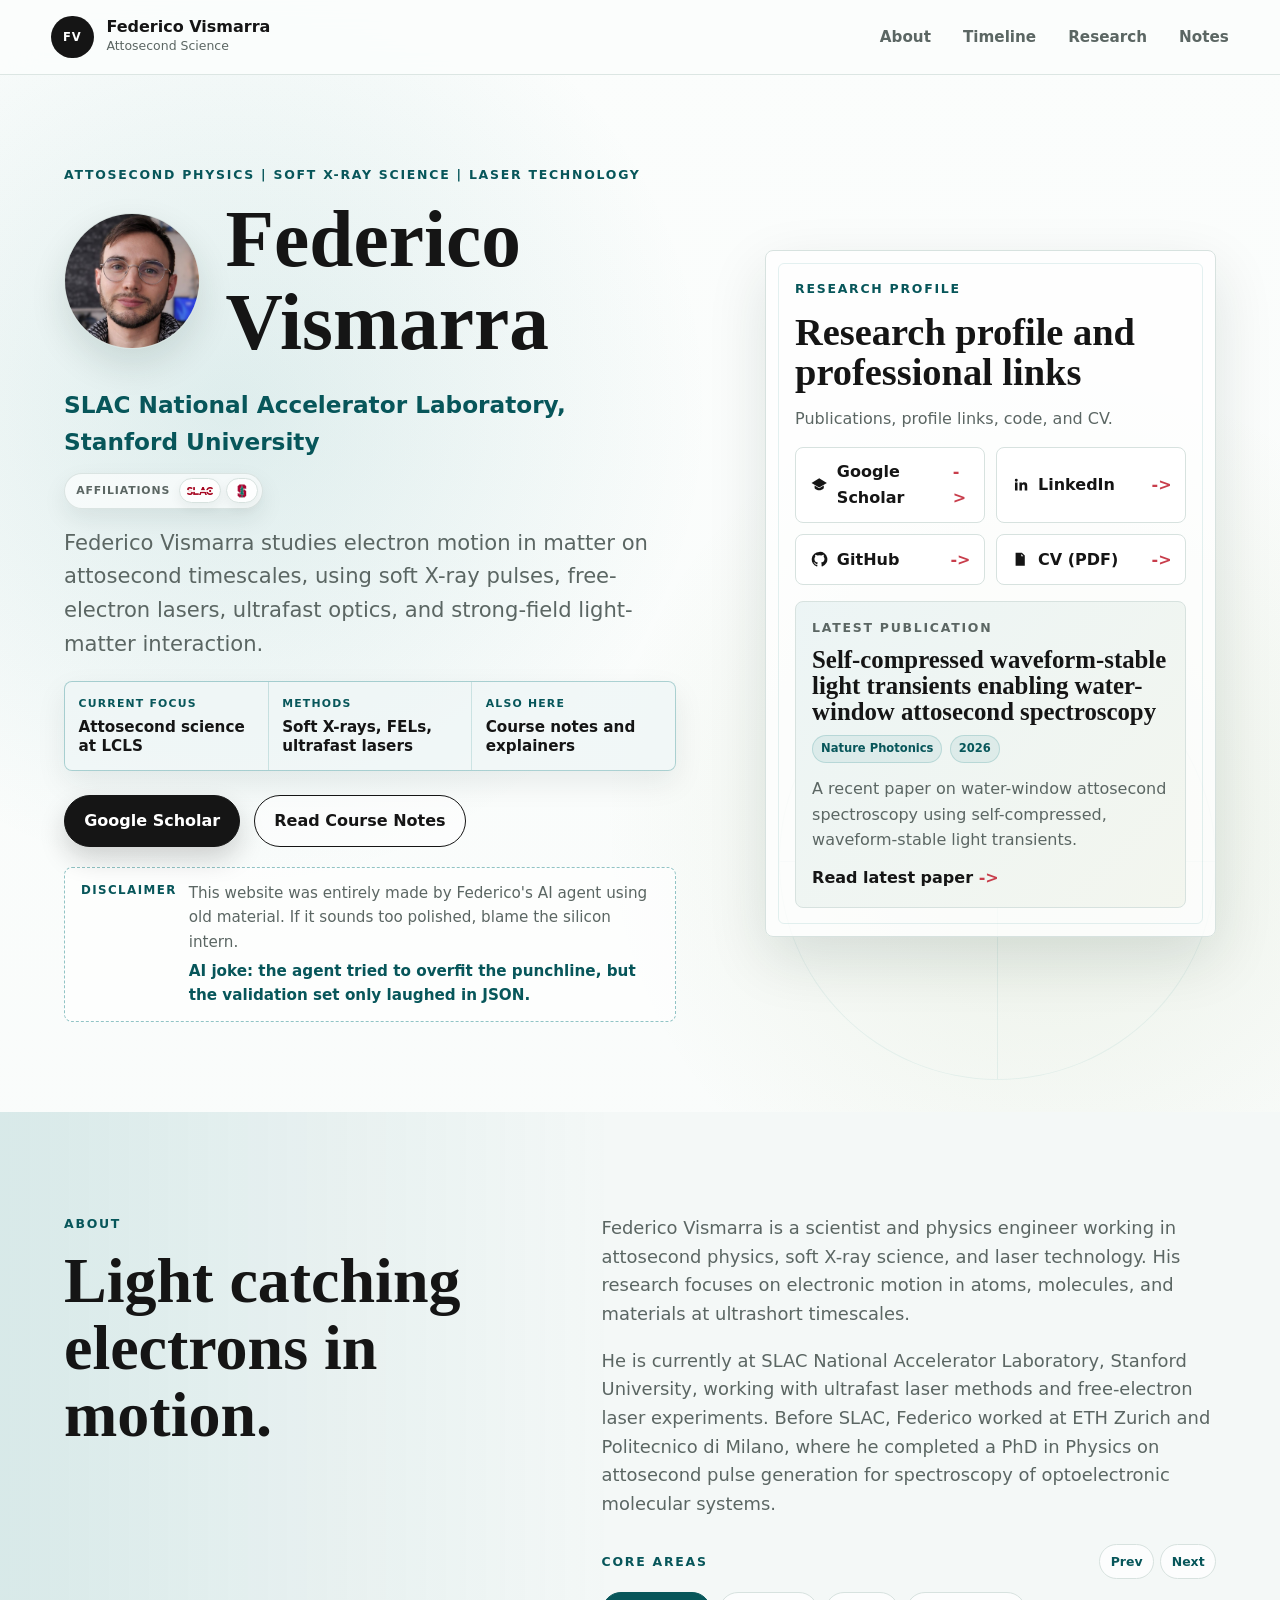
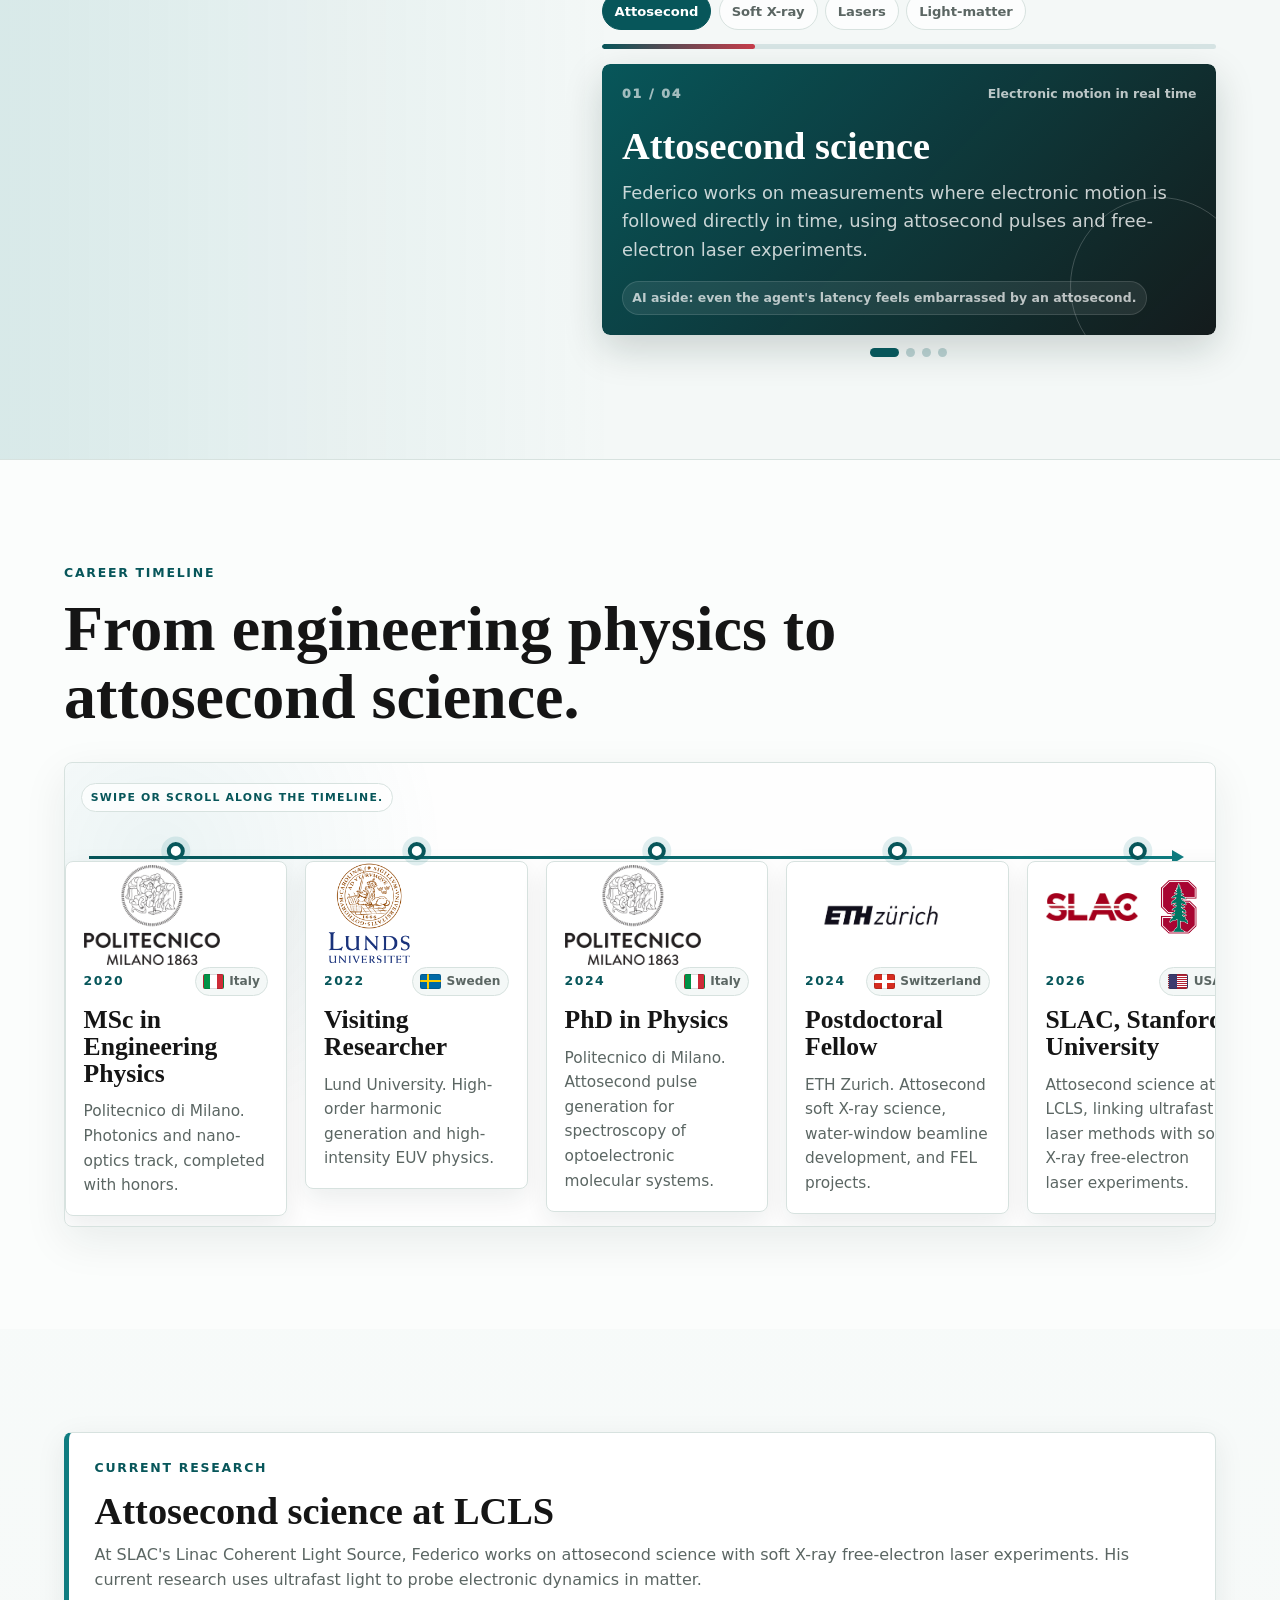
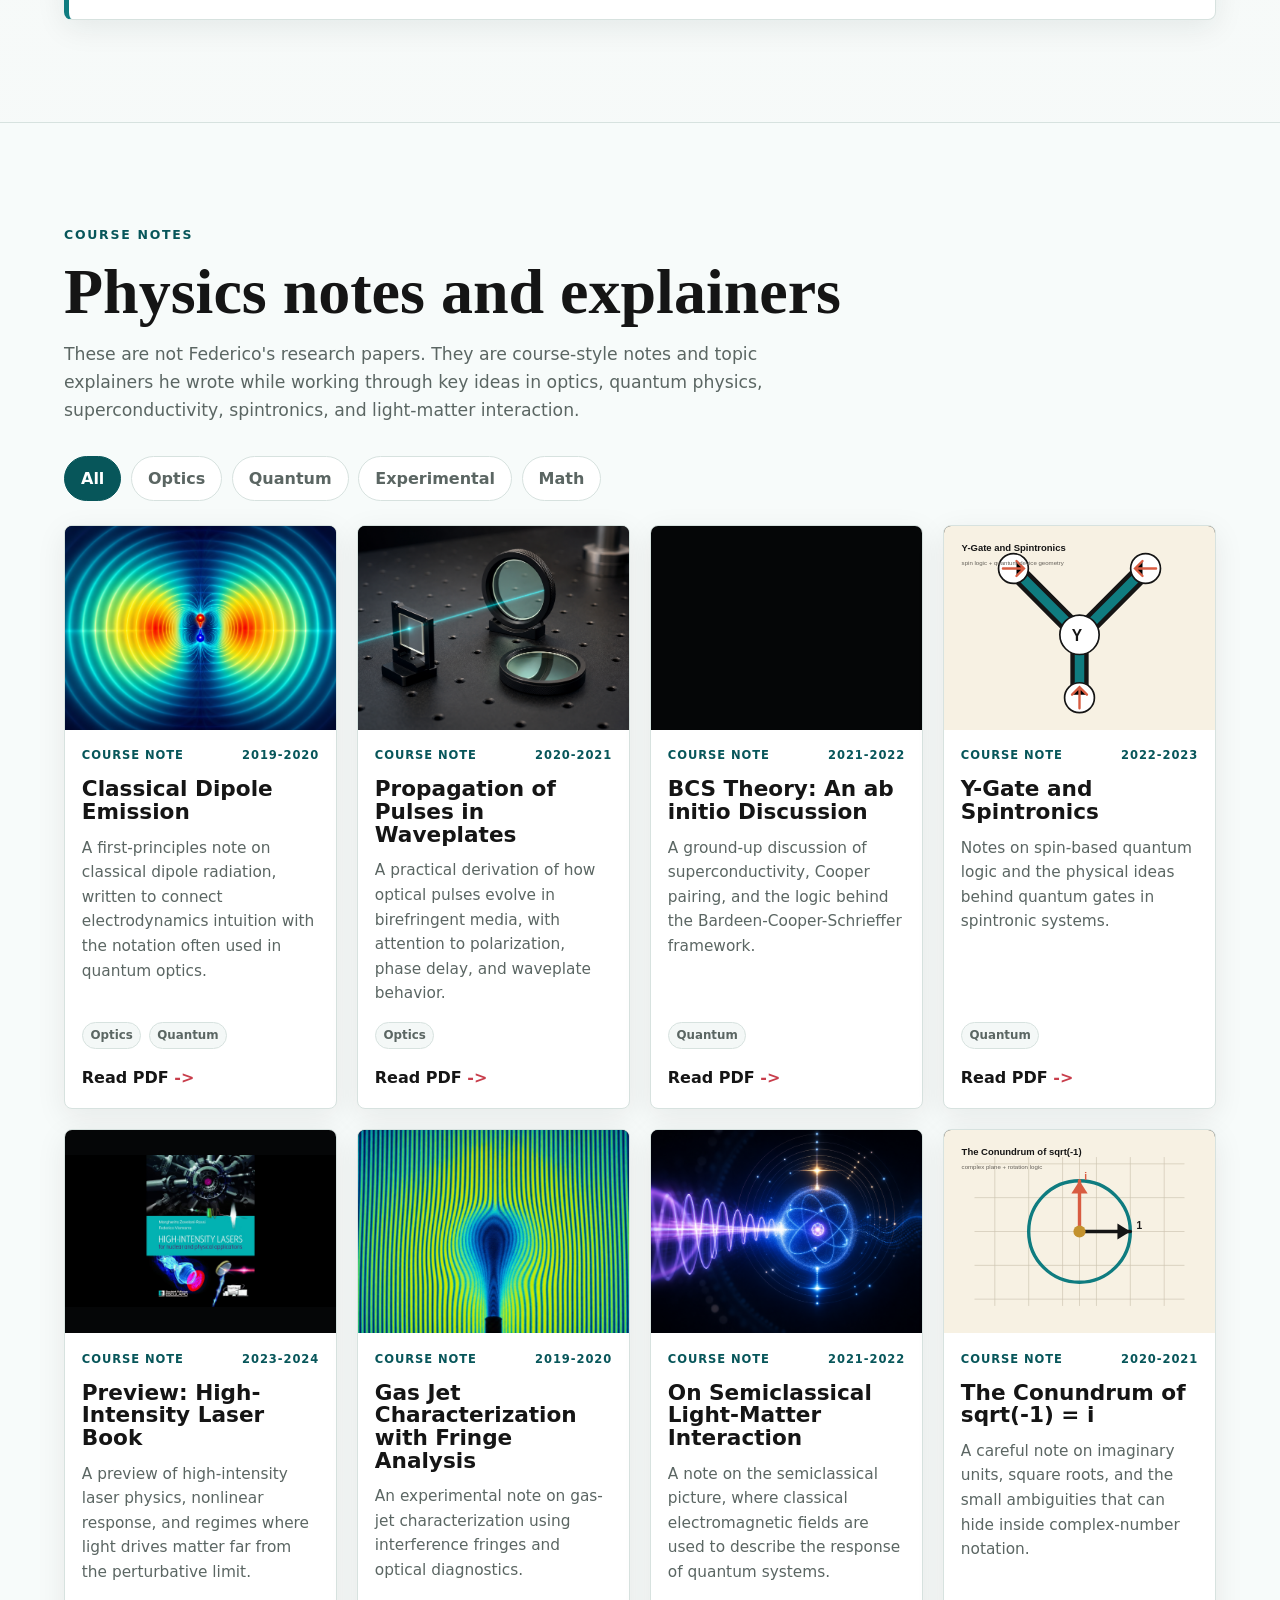
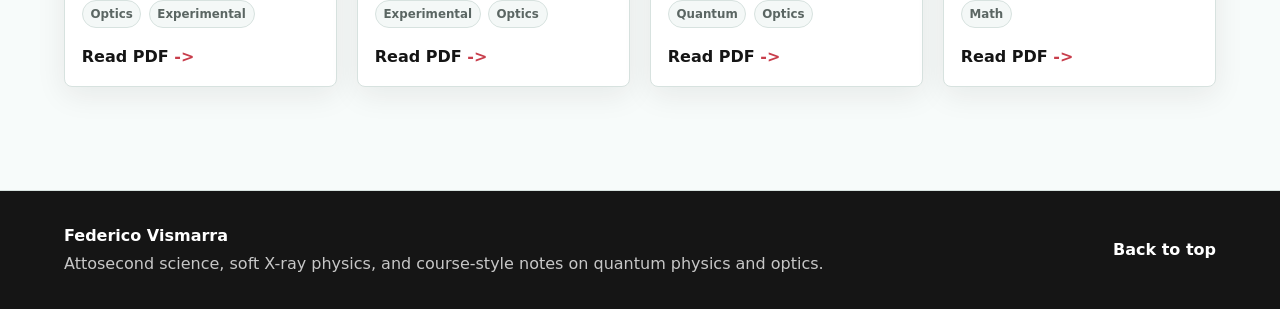
<file: index.html>
﻿<!DOCTYPE html>
<html lang="en">
<head>
    <meta charset="UTF-8">
    <meta name="viewport" content="width=device-width, initial-scale=1.0">
    <meta name="description" content="Federico Vismarra is a scientist at SLAC National Accelerator Laboratory, Stanford University. His work focuses on attosecond physics, soft X-ray science, ultrafast lasers, and light-matter interaction.">
    <meta name="theme-color" content="#f4f8f7">
    <title>Federico Vismarra | SLAC National Accelerator Laboratory, Stanford University</title>
    <link rel="canonical" href="https://fedefirefox.github.io/federico.vismarra.myquantumreality/">
    <meta name="robots" content="index, follow">
    <meta name="author" content="Federico Vismarra">
    <meta name="keywords" content="Federico Vismarra, attosecond physics, soft X-ray science, SLAC, Stanford University, laser technology, light-matter interaction, ultrafast science">
    <meta property="og:type" content="profile">
    <meta property="og:site_name" content="Federico Vismarra">
    <meta property="og:title" content="Federico Vismarra | Attosecond Science">
    <meta property="og:description" content="Federico Vismarra works at SLAC National Accelerator Laboratory, Stanford University, on attosecond science, soft X-ray experiments, ultrafast lasers, and light-matter interaction.">
    <meta property="og:url" content="https://fedefirefox.github.io/federico.vismarra.myquantumreality/">
    <meta property="og:image" content="https://fedefirefox.github.io/federico.vismarra.myquantumreality/assets/federico-vismarra-headshot-profile.jpg">
    <meta property="og:image:alt" content="Portrait of Federico Vismarra">
    <meta property="profile:first_name" content="Federico">
    <meta property="profile:last_name" content="Vismarra">
    <meta name="twitter:card" content="summary_large_image">
    <meta name="twitter:title" content="Federico Vismarra | Attosecond Science">
    <meta name="twitter:description" content="Federico Vismarra works on attosecond physics, soft X-ray science, ultrafast lasers, and light-matter interaction at SLAC, Stanford University.">
    <meta name="twitter:image" content="https://fedefirefox.github.io/federico.vismarra.myquantumreality/assets/federico-vismarra-headshot-profile.jpg">
    <meta name="twitter:image:alt" content="Portrait of Federico Vismarra">
    <link rel="icon" href="assets/favicon.svg" type="image/svg+xml">
    <link rel="stylesheet" href="styles.css">
    <script type="application/ld+json">
    {
        "@context": "https://schema.org",
        "@type": "ProfilePage",
        "name": "Federico Vismarra | Attosecond Science",
        "url": "https://fedefirefox.github.io/federico.vismarra.myquantumreality/",
        "dateModified": "2026-08-31",
        "mainEntity": {
            "@type": "Person",
            "@id": "https://fedefirefox.github.io/federico.vismarra.myquantumreality/#federico-vismarra",
            "name": "Federico Vismarra",
            "givenName": "Federico",
            "familyName": "Vismarra",
            "honorificPrefix": "Dr.",
            "url": "https://fedefirefox.github.io/federico.vismarra.myquantumreality/",
            "image": "https://fedefirefox.github.io/federico.vismarra.myquantumreality/assets/federico-vismarra-headshot-profile.jpg",
            "jobTitle": "Scientist",
            "description": "Federico Vismarra is a scientist at SLAC National Accelerator Laboratory, Stanford University, working on attosecond physics, soft X-ray science, ultrafast lasers, and light-matter interaction.",
            "affiliation": [
                {
                    "@type": "Organization",
                    "name": "SLAC National Accelerator Laboratory",
                    "url": "https://www6.slac.stanford.edu/"
                },
                {
                    "@type": "CollegeOrUniversity",
                    "name": "Stanford University",
                    "url": "https://www.stanford.edu/"
                }
            ],
            "alumniOf": [
                {
                    "@type": "CollegeOrUniversity",
                    "name": "Politecnico di Milano",
                    "url": "https://www.polimi.it/en"
                },
                {
                    "@type": "CollegeOrUniversity",
                    "name": "ETH Zurich",
                    "url": "https://ethz.ch/en.html"
                },
                {
                    "@type": "CollegeOrUniversity",
                    "name": "Lund University",
                    "url": "https://www.lunduniversity.lu.se/"
                }
            ],
            "sameAs": [
                "https://scholar.google.com/citations?user=dOk0jQgAAAAJ&hl=en",
                "https://www.linkedin.com/in/federico-vismarra-810713168",
                "https://github.com/fedefirefox",
                "https://orcid.org/0000-0002-2348-2749"
            ],
            "knowsAbout": [
                "Attosecond physics",
                "Soft X-ray science",
                "Laser technology",
                "Light-matter interaction",
                "Ultrafast science",
                "Free-electron lasers"
            ],
            "subjectOf": {
                "@type": "ScholarlyArticle",
                "name": "Self-compressed waveform-stable light transients enabling water-window attosecond spectroscopy",
                "url": "https://www.nature.com/articles/s41566-025-01802-1",
                "datePublished": "2025-11-13",
                "isPartOf": {
                    "@type": "Periodical",
                    "name": "Nature Photonics"
                }
            }
        }
    }
    </script>
</head>
<body>
    <a class="skip-link" href="#main-content">Skip to main content</a>
    <header class="site-header">
        <a class="brand" href="#home" aria-label="Federico Vismarra home">
            <span class="brand-mark" aria-hidden="true">FV</span>
            <span>
                <strong>Federico Vismarra</strong>
                <small>Attosecond Science</small>
            </span>
        </a>
        <nav class="site-nav" aria-label="Primary navigation">
            <a href="#about">About</a>
            <a href="#timeline">Timeline</a>
            <a href="#research">Research</a>
            <a href="#notes">Notes</a>
        </nav>
    </header>

    <main id="main-content">
        <section id="home" class="hero">
            <div class="hero-copy">
                <p class="eyebrow">Attosecond physics | Soft X-ray science | Laser technology</p>
                <div class="hero-identity">
                    <img src="assets/federico-vismarra-headshot-profile.jpg" alt="Portrait of Federico Vismarra">
                    <h1>Federico Vismarra</h1>
                </div>
                <p class="hero-subtitle">SLAC National Accelerator Laboratory, Stanford University</p>
                <div class="affiliation-strip" aria-label="Current institutional affiliations">
                    <a class="affiliation-badge slac-badge" href="https://www6.slac.stanford.edu/" target="_blank" rel="noopener" aria-label="Open SLAC National Accelerator Laboratory website">
                        <img src="assets/institutions/slac.png" alt="SLAC logo">
                    </a>
                    <a class="affiliation-badge stanford-badge" href="https://www.stanford.edu/" target="_blank" rel="noopener" aria-label="Open Stanford University website">
                        <img src="assets/institutions/stanford.webp" alt="Stanford University logo">
                    </a>
                </div>
                <p class="hero-lede">Federico Vismarra studies electron motion in matter on attosecond timescales, using soft X-ray pulses, free-electron lasers, ultrafast optics, and strong-field light-matter interaction.</p>
                <div class="hero-snapshot" aria-label="Research snapshot">
                    <div>
                        <span>Current focus</span>
                        <strong>Attosecond science at LCLS</strong>
                    </div>
                    <div>
                        <span>Methods</span>
                        <strong>Soft X-rays, FELs, ultrafast lasers</strong>
                    </div>
                    <div>
                        <span>Also here</span>
                        <strong>Course notes and explainers</strong>
                    </div>
                </div>
                <div class="hero-actions">
                    <a class="button primary" href="https://scholar.google.com/citations?user=dOk0jQgAAAAJ&hl=en" target="_blank" rel="noopener">Google Scholar</a>
                    <a class="button secondary" href="#notes">Read Course Notes</a>
                </div>
                <div class="ai-disclaimer">
                    <strong>Disclaimer</strong>
                    <span>This website was entirely made by Federico's AI agent using old material. If it sounds too polished, blame the silicon intern.<br><em>AI joke: the agent tried to overfit the punchline, but the validation set only laughed in JSON.</em></span>
                </div>
            </div>
            <aside class="hero-contact" aria-label="Research profile and professional links">
                <p class="eyebrow">Research Profile</p>
                <h2>Research profile and professional links</h2>
                <p>Publications, profile links, code, and CV.</p>
                <div class="hero-contact-grid">
                    <a href="https://scholar.google.com/citations?user=dOk0jQgAAAAJ&hl=en" target="_blank" rel="noopener">
                        <span class="link-label">
                            <svg class="link-icon" viewBox="0 0 24 24" aria-hidden="true">
                                <path d="M12 3 2 9l10 6 10-6-10-6Z"></path>
                                <path d="M6 12.5V16c1.8 1.8 3.8 2.7 6 2.7s4.2-.9 6-2.7v-3.5l-6 3.6-6-3.6Z"></path>
                            </svg>
                            Google Scholar
                        </span>
                    </a>
                    <a href="https://www.linkedin.com/in/federico-vismarra-810713168" target="_blank" rel="noopener">
                        <span class="link-label">
                            <svg class="link-icon" viewBox="0 0 24 24" aria-hidden="true">
                                <path d="M5.2 8.6h3.3v10.2H5.2V8.6Zm1.7-4.9a1.9 1.9 0 1 1 0 3.8 1.9 1.9 0 0 1 0-3.8Zm4.1 4.9h3.2V10c.5-.8 1.5-1.7 3.1-1.7 3.3 0 3.9 2.2 3.9 5v5.5h-3.3v-4.9c0-1.2 0-2.7-1.7-2.7s-1.9 1.3-1.9 2.6v5H11V8.6Z"></path>
                            </svg>
                            LinkedIn
                        </span>
                    </a>
                    <a href="https://github.com/fedefirefox" target="_blank" rel="noopener">
                        <span class="link-label">
                            <svg class="link-icon" viewBox="0 0 24 24" aria-hidden="true">
                                <path d="M12 2.5a9.7 9.7 0 0 0-3.1 18.9c.5.1.7-.2.7-.5v-1.8c-2.8.6-3.4-1.2-3.4-1.2-.5-1.1-1.1-1.4-1.1-1.4-.9-.6.1-.6.1-.6 1 0 1.6 1.1 1.6 1.1.9 1.6 2.4 1.1 2.9.8.1-.7.4-1.1.7-1.4-2.2-.3-4.6-1.1-4.6-4.9 0-1.1.4-2 1.1-2.7-.1-.3-.5-1.3.1-2.7 0 0 .9-.3 2.8 1.1a9.6 9.6 0 0 1 5.1 0c1.9-1.4 2.8-1.1 2.8-1.1.6 1.4.2 2.4.1 2.7.7.7 1.1 1.6 1.1 2.7 0 3.8-2.3 4.6-4.6 4.9.4.3.8 1 .8 2v2.5c0 .3.2.6.8.5A9.7 9.7 0 0 0 12 2.5Z"></path>
                            </svg>
                            GitHub
                        </span>
                    </a>
                    <a href="cv.pdf" target="_blank" rel="noopener">
                        <span class="link-label">
                            <svg class="link-icon" viewBox="0 0 24 24" aria-hidden="true">
                                <path d="M6 3.5h8.2L18 7.3v13.2H6v-17Zm7.4 1.8V8h2.7l-2.7-2.7ZM8.4 11h7.2v1.4H8.4V11Zm0 3h7.2v1.4H8.4V14Zm0 3h4.8v1.4H8.4V17Z"></path>
                            </svg>
                            CV (PDF)
                        </span>
                    </a>
                </div>
                <article class="latest-paper" id="latestPaper" aria-live="polite"></article>
            </aside>
        </section>

        <section id="about" class="section about-section">
            <div class="about-layout">
                <div>
                    <p class="eyebrow">About</p>
                    <h2>Light catching electrons in motion.</h2>
                </div>
                <div class="about-copy">
                    <p>Federico Vismarra is a scientist and physics engineer working in attosecond physics, soft X-ray science, and laser technology. His research focuses on electronic motion in atoms, molecules, and materials at ultrashort timescales.</p>
                    <p>He is currently at SLAC National Accelerator Laboratory, Stanford University, working with ultrafast laser methods and free-electron laser experiments. Before SLAC, Federico worked at ETH Zurich and Politecnico di Milano, where he completed a PhD in Physics on attosecond pulse generation for spectroscopy of optoelectronic molecular systems.</p>
                    <div class="area-slider" data-active="0">
                        <div class="area-slider-header">
                            <p class="eyebrow">Core Areas</p>
                            <div class="area-controls" aria-label="Browse core areas">
                                <button type="button" class="area-nav" data-area-direction="-1" aria-label="Previous core area">Prev</button>
                                <button type="button" class="area-nav" data-area-direction="1" aria-label="Next core area">Next</button>
                            </div>
                        </div>
                        <div class="area-tabs" role="tablist" aria-label="Core research areas">
                            <button type="button" class="area-tab active" data-area-index="0" role="tab" aria-selected="true">Attosecond</button>
                            <button type="button" class="area-tab" data-area-index="1" role="tab" aria-selected="false">Soft X-ray</button>
                            <button type="button" class="area-tab" data-area-index="2" role="tab" aria-selected="false">Lasers</button>
                            <button type="button" class="area-tab" data-area-index="3" role="tab" aria-selected="false">Light-matter</button>
                        </div>
                        <div class="area-progress" aria-hidden="true">
                            <span class="area-progress-bar"></span>
                        </div>
                        <div class="area-viewport">
                            <div class="area-track" id="areaTrack" aria-live="polite"></div>
                        </div>
                        <div class="area-dots" aria-label="Core area slide status"></div>
                    </div>
                </div>
            </div>
        </section>

        <section id="timeline" class="section timeline-section">
            <div class="section-heading">
                <p class="eyebrow">Career Timeline</p>
                <h2>From engineering physics to attosecond science.</h2>
            </div>
            <div class="timeline-shell" aria-label="Career timeline">
                <p class="timeline-hint">Swipe or scroll along the timeline.</p>
                <div class="timeline-axis" aria-hidden="true"></div>
                <div class="timeline">
                    <article class="timeline-item">
                        <span class="timeline-dot" aria-hidden="true"></span>
                        <div class="timeline-card">
                            <a class="timeline-logo-link" href="https://www.polimi.it/en" target="_blank" rel="noopener" aria-label="Open Politecnico di Milano website">
                                <img class="timeline-logo polimi-logo" src="assets/institutions/polimi.png" alt="Politecnico di Milano logo">
                            </a>
                            <div class="timeline-meta">
                                <span class="timeline-year">2020</span>
                                <span class="timeline-flag flag-it">Italy</span>
                            </div>
                            <h3>MSc in Engineering Physics</h3>
                            <p>Politecnico di Milano. Photonics and nano-optics track, completed with honors.</p>
                        </div>
                    </article>
                    <article class="timeline-item">
                        <span class="timeline-dot" aria-hidden="true"></span>
                        <div class="timeline-card">
                            <a class="timeline-logo-link" href="https://www.lunduniversity.lu.se/" target="_blank" rel="noopener" aria-label="Open Lund University website">
                                <img class="timeline-logo lund-logo" src="assets/institutions/lund.png" alt="Lund University logo">
                            </a>
                            <div class="timeline-meta">
                                <span class="timeline-year">2022</span>
                                <span class="timeline-flag flag-se">Sweden</span>
                            </div>
                            <h3>Visiting Researcher</h3>
                            <p>Lund University. High-order harmonic generation and high-intensity EUV physics.</p>
                        </div>
                    </article>
                    <article class="timeline-item">
                        <span class="timeline-dot" aria-hidden="true"></span>
                        <div class="timeline-card">
                            <a class="timeline-logo-link" href="https://www.polimi.it/en" target="_blank" rel="noopener" aria-label="Open Politecnico di Milano website">
                                <img class="timeline-logo polimi-logo" src="assets/institutions/polimi.png" alt="Politecnico di Milano logo">
                            </a>
                            <div class="timeline-meta">
                                <span class="timeline-year">2024</span>
                                <span class="timeline-flag flag-it">Italy</span>
                            </div>
                            <h3>PhD in Physics</h3>
                            <p>Politecnico di Milano. Attosecond pulse generation for spectroscopy of optoelectronic molecular systems.</p>
                        </div>
                    </article>
                    <article class="timeline-item">
                        <span class="timeline-dot" aria-hidden="true"></span>
                        <div class="timeline-card">
                            <a class="timeline-logo-link" href="https://ethz.ch/en.html" target="_blank" rel="noopener" aria-label="Open ETH Zurich website">
                                <img class="timeline-logo eth-logo" src="assets/institutions/eth.jpg" alt="ETH Zurich logo">
                            </a>
                            <div class="timeline-meta">
                                <span class="timeline-year">2024</span>
                                <span class="timeline-flag flag-ch">Switzerland</span>
                            </div>
                            <h3>Postdoctoral Fellow</h3>
                            <p>ETH Zurich. Attosecond soft X-ray science, water-window beamline development, and FEL projects.</p>
                        </div>
                    </article>
                    <article class="timeline-item">
                        <span class="timeline-dot" aria-hidden="true"></span>
                        <div class="timeline-card">
                            <div class="timeline-logo-pair">
                                <a class="timeline-logo-link" href="https://www6.slac.stanford.edu/" target="_blank" rel="noopener" aria-label="Open SLAC National Accelerator Laboratory website">
                                    <img class="timeline-logo slac-logo" src="assets/institutions/slac.png" alt="SLAC logo">
                                </a>
                                <a class="timeline-logo-link" href="https://www.stanford.edu/" target="_blank" rel="noopener" aria-label="Open Stanford University website">
                                    <img class="timeline-logo stanford-logo" src="assets/institutions/stanford.webp" alt="Stanford logo">
                                </a>
                            </div>
                            <div class="timeline-meta">
                                <span class="timeline-year">2026</span>
                                <span class="timeline-flag flag-us">USA</span>
                            </div>
                            <h3>SLAC, Stanford University</h3>
                            <p>Attosecond science at LCLS, linking ultrafast laser methods with soft X-ray free-electron laser experiments.</p>
                        </div>
                    </article>
                </div>
            </div>
        </section>

        <section id="research" class="section research-section">
            <div class="current-research">
                <p class="eyebrow">Current Research</p>
                <h3>Attosecond science at LCLS</h3>
                <p>At SLAC's Linac Coherent Light Source, Federico works on attosecond science with soft X-ray free-electron laser experiments. His current research uses ultrafast light to probe electronic dynamics in matter.</p>
            </div>
        </section>

        <section id="notes" class="section notes-section">
            <div class="section-heading">
                <p class="eyebrow">Course Notes</p>
                <h2>Physics notes and explainers</h2>
                <p>These are not Federico's research papers. They are course-style notes and topic explainers he wrote while working through key ideas in optics, quantum physics, superconductivity, spintronics, and light-matter interaction.</p>
            </div>
            <div class="paper-controls" aria-label="Filter papers by topic">
                <button class="filter-button active" type="button" data-filter="all">All</button>
                <button class="filter-button" type="button" data-filter="optics">Optics</button>
                <button class="filter-button" type="button" data-filter="quantum">Quantum</button>
                <button class="filter-button" type="button" data-filter="experimental">Experimental</button>
                <button class="filter-button" type="button" data-filter="math">Math</button>
            </div>
            <div class="papers-grid" id="papersGrid" aria-live="polite"></div>
        </section>
    </main>

    <div class="cat-popover" id="catPopover" aria-hidden="true">
        <div class="cat-dialog" role="dialog" aria-modal="true" aria-labelledby="catTitle">
            <button class="cat-close" type="button" aria-label="Close attosecond cat popup">x</button>
            <img src="assets/attosecond-schrodinger-cat.gif" alt="Attosecond Schrödinger cat animation">
            <div>
                <p class="eyebrow">Bonus Eigenstate</p>
                <h2 id="catTitle">Attosecond Schrödinger cat</h2>
                <p>It is simultaneously a joke and not a joke until you press the button.</p>
                <button class="button primary cat-collapse" type="button">Collapse wavefunction</button>
            </div>
        </div>
    </div>

    <footer class="site-footer">
        <div>
            <strong>Federico Vismarra</strong>
            <p>Attosecond science, soft X-ray physics, and course-style notes on quantum physics and optics.</p>
        </div>
        <a href="#home">Back to top</a>
    </footer>

    <script src="script.js?v=cat-popup"></script>
</body>
</html>
</file>
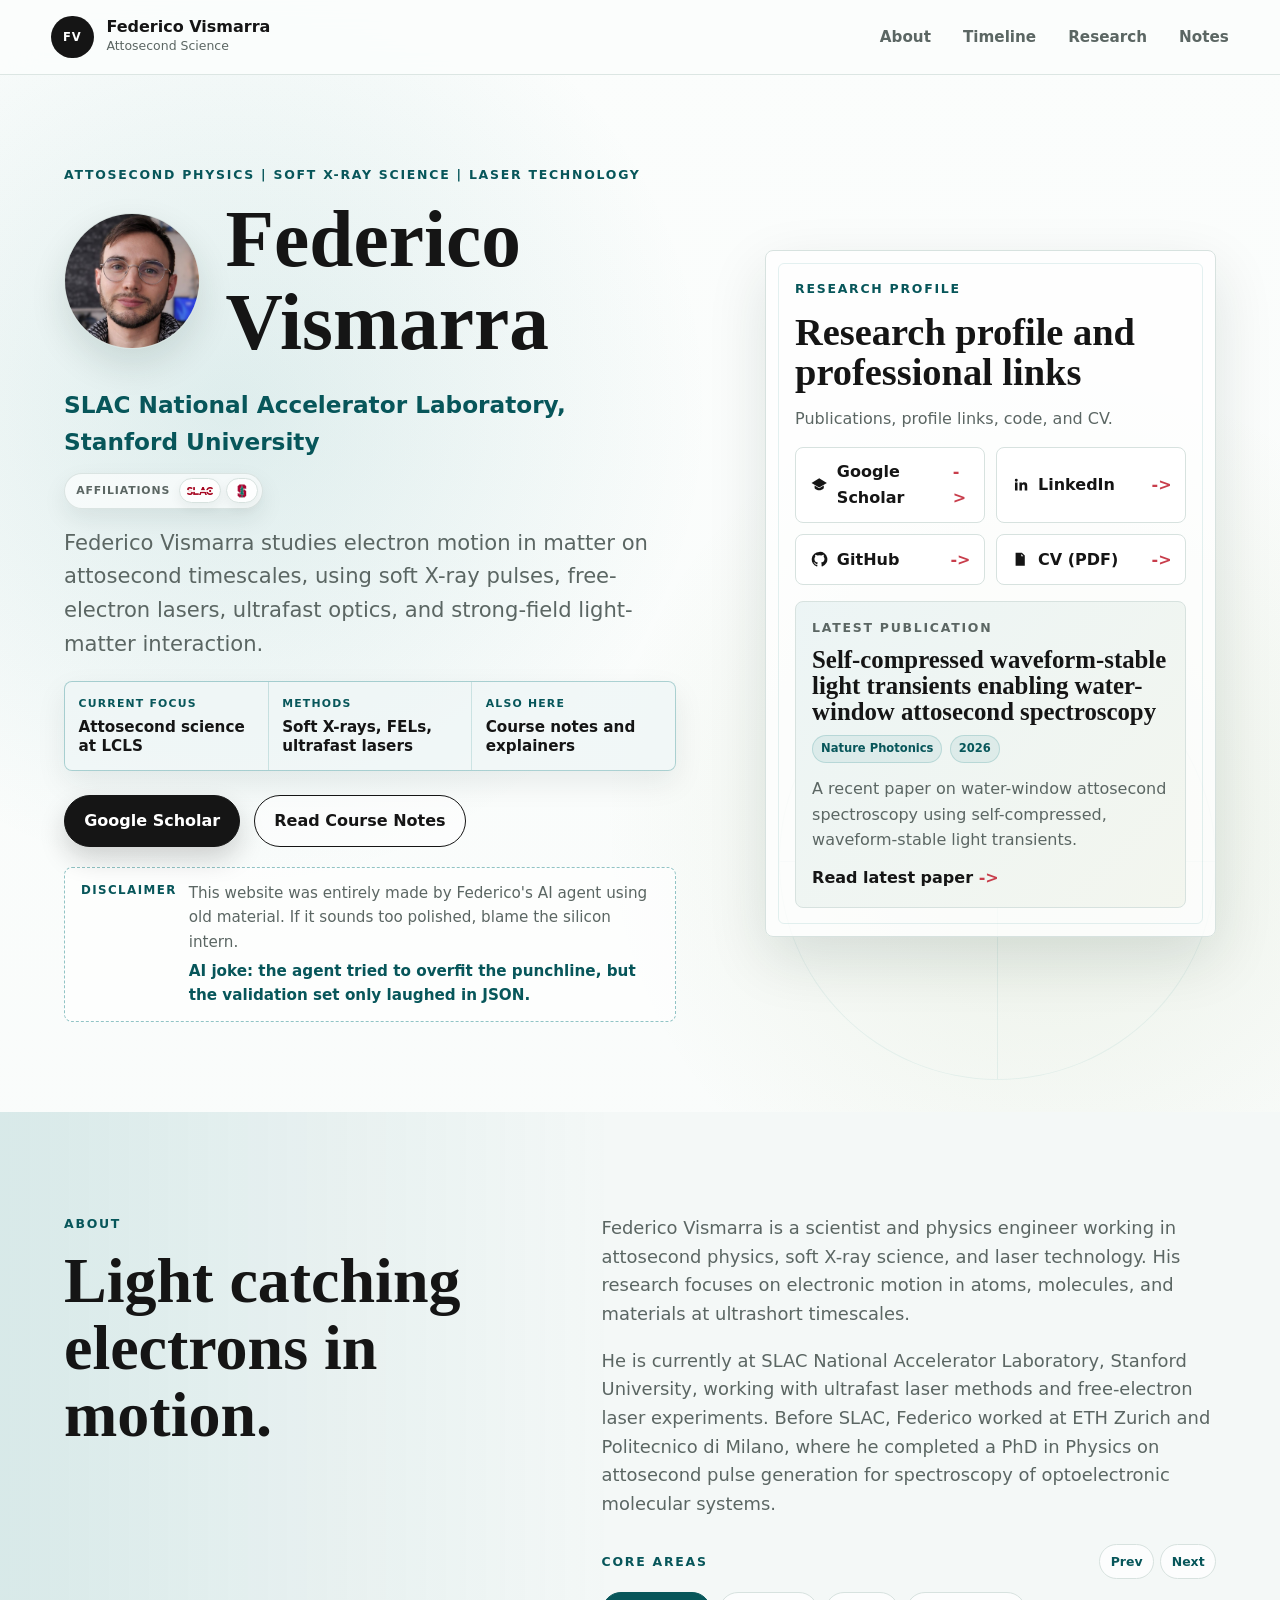
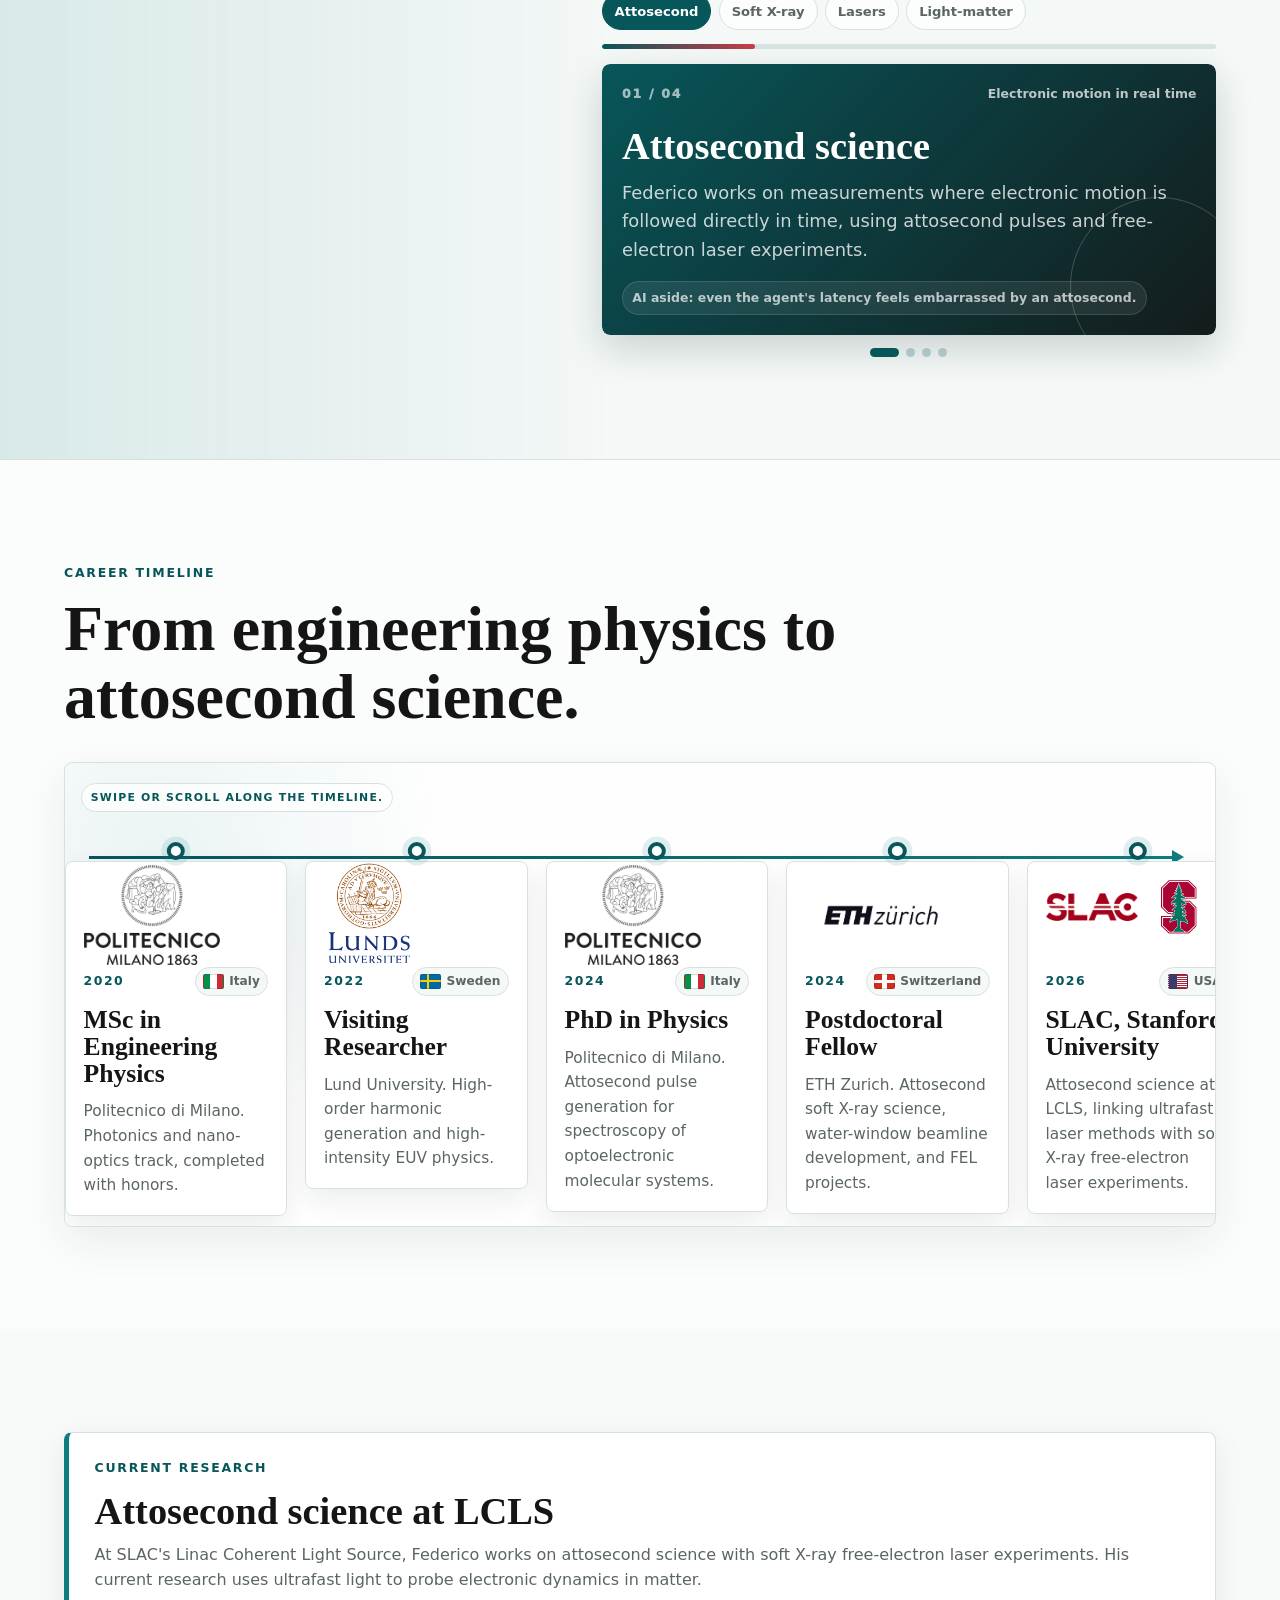
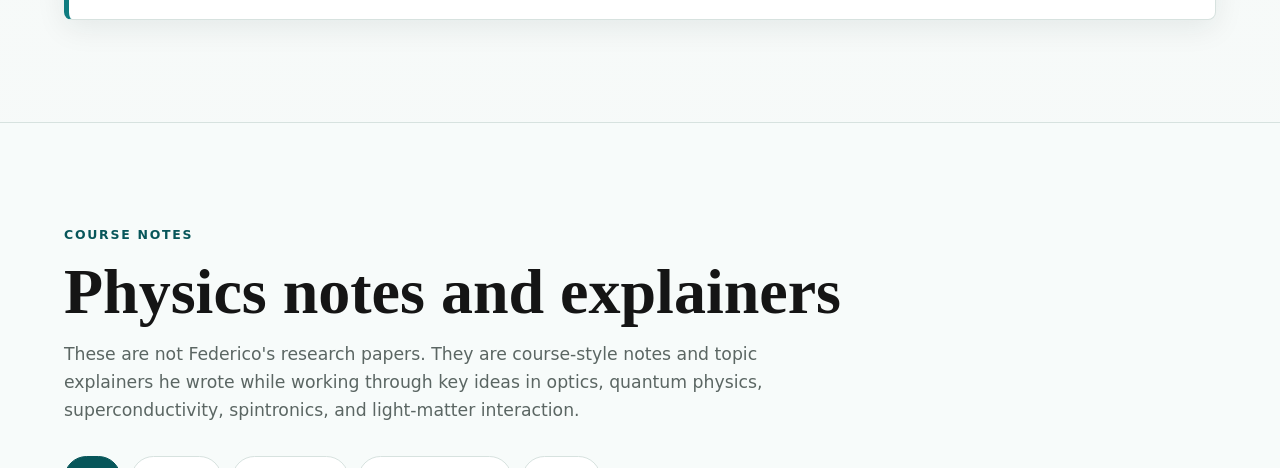
<file: second.html>
<!DOCTYPE html>
<html lang="en">
<head>
    <meta charset="UTF-8">
    <meta name="viewport" content="width=device-width, initial-scale=1.0">
    <meta http-equiv="refresh" content="0; url=index.html#notes">
    <title>Papers | federico.vismarra.myquantumreality</title>
    <link rel="canonical" href="index.html#notes">
    <link rel="stylesheet" href="styles.css">
</head>
<body>
    <main class="section">
        <p class="eyebrow">Papers moved</p>
        <h1>Paper library</h1>
        <p class="hero-lede">The paper list now lives on the main site.</p>
        <a class="button primary" href="index.html#notes">Open the paper library</a>
    </main>
</body>
</html>
</file>
<file: styles.css>
:root {
    --paper: #f4f8f7;
    --paper-soft: #fbfdfc;
    --ink: #151515;
    --muted: #5b6663;
    --line: #d7e2df;
    --teal: #0f7c80;
    --teal-dark: #07565a;
    --coral: #c83d4b;
    --gold: #658a2f;
    --white: #ffffff;
    --shadow: 0 22px 60px rgba(12, 38, 35, 0.12);
    --radius: 8px;
}

* {
    box-sizing: border-box;
}

html {
    scroll-behavior: smooth;
}

body {
    margin: 0;
    color: var(--ink);
    background:
        radial-gradient(circle at 18% 8%, rgba(15, 124, 128, 0.12), transparent 30rem),
        radial-gradient(circle at 82% 16%, rgba(101, 138, 47, 0.10), transparent 28rem),
        linear-gradient(180deg, var(--paper-soft), var(--paper));
    font-family: Inter, ui-sans-serif, system-ui, -apple-system, BlinkMacSystemFont, "Segoe UI", sans-serif;
    line-height: 1.6;
}

img {
    display: block;
    max-width: 100%;
}

a {
    color: inherit;
}

.skip-link {
    position: fixed;
    top: 0.75rem;
    left: 0.75rem;
    z-index: 100;
    padding: 0.65rem 0.9rem;
    color: var(--white);
    background: var(--ink);
    border-radius: 999px;
    font-weight: 900;
    text-decoration: none;
    transform: translateY(-150%);
    transition: transform 180ms ease;
}

.skip-link:focus {
    transform: translateY(0);
}

.site-header {
    position: sticky;
    top: 0;
    z-index: 10;
    display: flex;
    align-items: center;
    justify-content: space-between;
    gap: 1.5rem;
    padding: 1rem clamp(1rem, 4vw, 4rem);
    background: rgba(251, 253, 252, 0.9);
    border-bottom: 1px solid rgba(215, 226, 223, 0.86);
    backdrop-filter: blur(18px);
}

.brand {
    display: inline-flex;
    align-items: center;
    gap: 0.8rem;
    text-decoration: none;
}

.brand-mark {
    display: grid;
    width: 2.65rem;
    height: 2.65rem;
    place-items: center;
    color: var(--white);
    background: var(--ink);
    border-radius: 50%;
    font-size: 0.72rem;
    font-weight: 800;
    letter-spacing: 0.08em;
}

.brand strong,
.brand small {
    display: block;
}

.brand strong {
    font-size: 1rem;
    line-height: 1.1;
}

.brand small {
    color: var(--muted);
    font-size: 0.78rem;
}

.site-nav {
    display: flex;
    align-items: center;
    gap: clamp(0.75rem, 3vw, 2rem);
    color: var(--muted);
    font-size: 0.95rem;
    font-weight: 700;
}

.site-nav a {
    position: relative;
    text-decoration: none;
}

.site-nav a::after {
    position: absolute;
    right: 0;
    bottom: -0.35rem;
    left: 0;
    height: 2px;
    background: var(--teal);
    content: "";
    transform: scaleX(0);
    transform-origin: center;
    transition: transform 180ms ease;
}

.site-nav a:hover,
.site-nav a[aria-current="true"] {
    color: var(--ink);
}

.site-nav a:hover::after,
.site-nav a[aria-current="true"]::after {
    transform: scaleX(1);
}

.hero {
    position: relative;
    display: grid;
    grid-template-columns: minmax(0, 0.95fr) minmax(18rem, 0.7fr);
    gap: clamp(2rem, 7vw, 7rem);
    align-items: center;
    min-height: min(45rem, calc(100vh - 5rem));
    padding: clamp(3rem, 7vw, 6rem) clamp(1rem, 5vw, 5rem);
    overflow: hidden;
}

.hero::after {
    position: absolute;
    right: clamp(1rem, 5vw, 5rem);
    bottom: 2rem;
    width: min(28rem, 34vw);
    height: min(28rem, 34vw);
    background:
        linear-gradient(rgba(15, 124, 128, 0.12), rgba(15, 124, 128, 0.12)) 50% 50% / 1px 100% no-repeat,
        linear-gradient(90deg, rgba(15, 124, 128, 0.12), rgba(15, 124, 128, 0.12)) 50% 50% / 100% 1px no-repeat;
    border: 1px solid rgba(15, 124, 128, 0.1);
    border-radius: 50%;
    content: "";
    opacity: 0.65;
    pointer-events: none;
}

.hero-copy {
    position: relative;
    z-index: 1;
    max-width: 58rem;
}

.eyebrow {
    margin: 0 0 0.8rem;
    color: var(--teal-dark);
    font-size: 0.78rem;
    font-weight: 850;
    letter-spacing: 0.14em;
    text-transform: uppercase;
}

h1,
h2,
h3,
p {
    margin-top: 0;
}

h1,
h2,
h3 {
    line-height: 1.05;
}

h1 {
    margin-bottom: 0;
    max-width: 44rem;
    font-family: Georgia, "Times New Roman", serif;
    font-size: clamp(2.8rem, 6.2vw, 5.1rem);
    font-weight: 700;
}

h2 {
    margin-bottom: 1rem;
    font-family: Georgia, "Times New Roman", serif;
    font-size: clamp(2.2rem, 5vw, 4.2rem);
    font-weight: 700;
}

h3 {
    font-size: 1.35rem;
}

.hero-identity {
    display: flex;
    align-items: center;
    gap: clamp(1rem, 3vw, 1.6rem);
    margin-bottom: 1.35rem;
}

.hero-identity img {
    width: clamp(5rem, 12vw, 8.5rem);
    aspect-ratio: 1;
    flex: 0 0 auto;
    object-fit: cover;
    object-position: center 28%;
    border: 1px solid var(--line);
    border-radius: 50%;
    box-shadow: 0 16px 36px rgba(12, 38, 35, 0.12);
}

.hero-subtitle {
    margin-bottom: 0.8rem;
    color: var(--teal-dark);
    font-size: clamp(1.08rem, 2.2vw, 1.45rem);
    font-weight: 850;
}

.affiliation-strip {
    display: inline-flex;
    width: fit-content;
    flex-wrap: wrap;
    gap: 0.28rem;
    align-items: center;
    margin-bottom: 1.05rem;
    padding: 0.28rem;
    background: rgba(255, 255, 255, 0.62);
    border: 1px solid rgba(215, 226, 223, 0.9);
    border-radius: 999px;
    box-shadow: 0 10px 24px rgba(12, 38, 35, 0.08);
}

.affiliation-strip::before {
    padding: 0 0.28rem 0 0.42rem;
    color: var(--muted);
    content: "Affiliations";
    font-size: 0.68rem;
    font-weight: 900;
    letter-spacing: 0.08em;
    text-transform: uppercase;
}

.affiliation-badge {
    display: inline-flex;
    width: 2.25rem;
    height: 1.55rem;
    min-height: 0;
    align-items: center;
    justify-content: center;
    padding: 0.16rem 0.3rem;
    background: rgba(255, 255, 255, 0.82);
    border: 1px solid var(--line);
    border-radius: 999px;
    box-shadow: 0 5px 12px rgba(12, 38, 35, 0.06);
    text-decoration: none;
    transition: transform 180ms ease, border-color 180ms ease, box-shadow 180ms ease;
}

.affiliation-badge:hover {
    border-color: rgba(15, 124, 128, 0.42);
    box-shadow: 0 8px 18px rgba(12, 38, 35, 0.1);
    transform: translateY(-2px);
}

.affiliation-badge img {
    display: block;
    width: auto !important;
    max-width: 1.65rem !important;
    height: 0.58rem !important;
    max-height: 0.58rem !important;
    object-fit: contain;
}

.slac-badge {
    width: 2.65rem;
}

.stanford-badge {
    width: 2rem;
}

.stanford-badge img {
    max-width: 1rem !important;
    height: 0.9rem !important;
    max-height: 0.9rem !important;
}

.hero-lede {
    max-width: 42rem;
    margin-bottom: 1.25rem;
    color: var(--muted);
    font-size: clamp(1.05rem, 2vw, 1.32rem);
}

.hero-snapshot {
    display: grid;
    max-width: 46rem;
    grid-template-columns: repeat(3, minmax(0, 1fr));
    gap: 1px;
    overflow: hidden;
    margin-bottom: 1.5rem;
    background: rgba(15, 124, 128, 0.18);
    border: 1px solid rgba(15, 124, 128, 0.18);
    border-radius: var(--radius);
    box-shadow: 0 12px 30px rgba(12, 38, 35, 0.08);
}

.hero-snapshot div {
    min-height: 5.4rem;
    padding: 0.85rem;
    background: rgba(255, 255, 255, 0.72);
}

.hero-snapshot span,
.timeline-hint {
    display: block;
    color: var(--teal-dark);
    font-size: 0.68rem;
    font-weight: 900;
    letter-spacing: 0.11em;
    text-transform: uppercase;
}

.hero-snapshot strong {
    display: block;
    margin-top: 0.35rem;
    font-size: 0.95rem;
    line-height: 1.25;
}

.hero-actions {
    display: flex;
    flex-wrap: wrap;
    gap: 0.85rem;
}

.button {
    display: inline-flex;
    align-items: center;
    justify-content: center;
    min-height: 3.1rem;
    padding: 0.75rem 1.2rem;
    border: 1px solid var(--ink);
    border-radius: 999px;
    font-weight: 800;
    text-decoration: none;
    transition: transform 180ms ease, box-shadow 180ms ease, background 180ms ease;
}

.button:hover {
    transform: translateY(-2px);
}

.button.primary {
    color: var(--white);
    background: var(--ink);
    box-shadow: 0 12px 26px rgba(21, 21, 21, 0.18);
}

.button.secondary {
    background: rgba(255, 255, 255, 0.55);
}

.ai-disclaimer {
    display: flex;
    max-width: 42rem;
    gap: 0.75rem;
    align-items: flex-start;
    margin-top: 1.25rem;
    padding: 0.85rem 1rem;
    color: var(--muted);
    background: rgba(255, 255, 255, 0.58);
    border: 1px dashed rgba(15, 124, 128, 0.45);
    border-radius: var(--radius);
    font-size: 0.95rem;
}

.ai-disclaimer strong {
    color: var(--teal-dark);
    font-size: 0.74rem;
    font-weight: 900;
    letter-spacing: 0.12em;
    text-transform: uppercase;
    white-space: nowrap;
}

.ai-disclaimer em {
    display: inline-block;
    margin-top: 0.3rem;
    color: var(--teal-dark);
    font-style: normal;
    font-weight: 750;
}

.hero-contact {
    position: relative;
    z-index: 1;
    width: 100%;
    max-width: 34rem;
    justify-self: end;
    padding: clamp(1.2rem, 3vw, 1.8rem);
    background: rgba(255, 255, 255, 0.76);
    border: 1px solid var(--line);
    border-radius: var(--radius);
    box-shadow: var(--shadow);
}

.hero-contact::before {
    position: absolute;
    inset: 0.75rem;
    border: 1px solid rgba(15, 124, 128, 0.11);
    border-radius: calc(var(--radius) - 2px);
    content: "";
    pointer-events: none;
}

.hero-contact h2 {
    margin-bottom: 0.8rem;
    font-size: clamp(1.8rem, 3vw, 2.7rem);
}

.hero-contact p:not(.eyebrow) {
    color: var(--muted);
}

.hero-contact-grid {
    display: grid;
    grid-template-columns: repeat(2, minmax(0, 1fr));
    gap: 0.7rem;
    margin-top: 1rem;
}

.hero-contact-grid a {
    display: flex;
    min-height: 3.2rem;
    align-items: center;
    justify-content: space-between;
    padding: 0.7rem 0.85rem;
    background: var(--white);
    border: 1px solid var(--line);
    border-radius: var(--radius);
    font-weight: 900;
    text-decoration: none;
    transition: transform 180ms ease, border-color 180ms ease, box-shadow 180ms ease;
}

.link-label {
    display: inline-flex;
    min-width: 0;
    align-items: center;
    gap: 0.55rem;
}

.link-icon {
    width: 1.15rem;
    height: 1.15rem;
    flex: 0 0 auto;
    fill: currentColor;
}

.hero-contact-grid a::after {
    color: var(--coral);
    content: "->";
}

.hero-contact-grid a:hover {
    border-color: rgba(15, 124, 128, 0.48);
    box-shadow: 0 10px 24px rgba(12, 38, 35, 0.1);
    transform: translateY(-2px);
}

.latest-paper {
    margin-top: 1rem;
    padding: 1rem;
    background:
        linear-gradient(135deg, rgba(15, 124, 128, 0.08), rgba(101, 138, 47, 0.08)),
        var(--white);
    border: 1px solid var(--line);
    border-radius: var(--radius);
}

.latest-paper .eyebrow {
    margin-bottom: 0.55rem;
}

.latest-paper h3 {
    margin-bottom: 0.6rem;
    font-family: Georgia, "Times New Roman", serif;
    font-size: clamp(1.2rem, 2vw, 1.55rem);
}

.latest-paper p {
    margin-bottom: 0.75rem;
    color: var(--muted);
}

.latest-paper-meta {
    display: flex;
    flex-wrap: wrap;
    gap: 0.45rem;
    margin-bottom: 0.85rem;
}

.latest-paper-meta span {
    padding: 0.24rem 0.5rem;
    color: var(--teal-dark);
    background: rgba(15, 124, 128, 0.08);
    border: 1px solid rgba(15, 124, 128, 0.18);
    border-radius: 999px;
    font-size: 0.72rem;
    font-weight: 850;
}

.latest-paper-link {
    display: inline-flex;
    align-items: center;
    gap: 0.35rem;
    color: var(--ink);
    font-weight: 900;
    text-decoration: none;
}

.latest-paper-link::after {
    color: var(--coral);
    content: "->";
    transition: transform 180ms ease;
}

.latest-paper-link:hover::after {
    transform: translateX(4px);
}

.current-research {
    max-width: 72rem;
    margin: 0 auto;
    padding: clamp(1.2rem, 3vw, 1.6rem);
    background: var(--white);
    border: 1px solid var(--line);
    border-left: 0.35rem solid var(--teal);
    border-radius: var(--radius);
    box-shadow: 0 8px 30px rgba(12, 38, 35, 0.08);
}

.current-research h3 {
    margin-bottom: 0.65rem;
    font-family: Georgia, "Times New Roman", serif;
    font-size: clamp(1.7rem, 3vw, 2.6rem);
}

.current-research p:last-child {
    margin-bottom: 0;
    color: var(--muted);
}

.intro-band {
    display: grid;
    grid-template-columns: repeat(3, 1fr);
    border-top: 1px solid var(--line);
    border-bottom: 1px solid var(--line);
    background: var(--ink);
    color: var(--white);
}

.intro-stat {
    min-height: 10rem;
    padding: clamp(1.5rem, 4vw, 3rem);
    border-right: 1px solid rgba(255, 255, 255, 0.16);
}

.intro-stat:last-child {
    border-right: 0;
}

.intro-stat strong {
    display: block;
    margin-bottom: 0.45rem;
    font-family: Georgia, "Times New Roman", serif;
    font-size: clamp(2.1rem, 5vw, 4rem);
    line-height: 1;
}

.intro-stat span {
    color: rgba(255, 255, 255, 0.72);
    font-weight: 650;
}

.section {
    padding: clamp(4rem, 8vw, 7rem) clamp(1rem, 5vw, 5rem);
}

.section-heading {
    max-width: 58rem;
    margin-bottom: 2rem;
}

.section-heading p:not(.eyebrow) {
    max-width: 45rem;
    color: var(--muted);
    font-size: 1.08rem;
}

.theme-grid {
    display: grid;
    grid-template-columns: repeat(4, minmax(0, 1fr));
    gap: 1px;
    overflow: hidden;
    border: 1px solid var(--line);
    border-radius: var(--radius);
    background: var(--line);
}

.theme-card {
    min-height: 17rem;
    padding: 1.4rem;
    background: rgba(255, 255, 255, 0.64);
}

.theme-icon {
    display: inline-flex;
    margin-bottom: 3rem;
    color: var(--coral);
    font-weight: 900;
}

.theme-card h3 {
    margin-bottom: 0.8rem;
}

.theme-card p {
    margin-bottom: 0;
    color: var(--muted);
}

.timeline-section {
    background: var(--paper-soft);
    border-top: 1px solid var(--line);
}

.timeline-shell {
    position: relative;
    overflow-x: auto;
    padding: 2.6rem 0.5rem 0.6rem;
    border: 1px solid var(--line);
    border-radius: var(--radius);
    background:
        radial-gradient(circle at 8% 20%, rgba(15, 124, 128, 0.08), transparent 18rem),
        rgba(255, 255, 255, 0.72);
    box-shadow: 0 14px 44px rgba(12, 38, 35, 0.08);
    scroll-snap-type: x proximity;
    scrollbar-color: rgba(7, 86, 90, 0.35) transparent;
}

.timeline-hint {
    position: sticky;
    left: 0.5rem;
    width: fit-content;
    margin: -1.35rem 0 1.05rem;
    padding: 0.3rem 0.55rem;
    background: rgba(255, 255, 255, 0.72);
    border: 1px solid var(--line);
    border-radius: 999px;
}

.timeline-axis {
    position: absolute;
    top: 5.8rem;
    right: 2rem;
    left: 2rem;
    height: 3px;
    background: linear-gradient(90deg, var(--teal-dark), var(--teal));
}

.timeline-axis::after {
    position: absolute;
    top: 50%;
    right: -0.55rem;
    width: 0;
    height: 0;
    border-top: 0.48rem solid transparent;
    border-bottom: 0.48rem solid transparent;
    border-left: 0.75rem solid var(--teal);
    content: "";
    transform: translateY(-50%);
}

.timeline {
    position: relative;
    z-index: 1;
    display: grid;
    min-width: 74rem;
    grid-template-columns: repeat(5, minmax(13rem, 1fr));
    gap: 1.15rem;
}

.timeline-item {
    position: relative;
    padding-top: 2rem;
    scroll-snap-align: start;
}

.timeline-dot {
    position: absolute;
    top: 0.82rem;
    left: 50%;
    width: 1.15rem;
    height: 1.15rem;
    background: var(--white);
    border: 4px solid var(--teal-dark);
    border-radius: 50%;
    box-shadow: 0 0 0 0.35rem rgba(15, 124, 128, 0.12);
    transform: translateX(-50%);
}

.timeline-card {
    display: grid;
    min-height: 19rem;
    align-content: start;
    padding: 1.1rem;
    background: var(--white);
    border: 1px solid var(--line);
    border-radius: var(--radius);
    box-shadow: 0 10px 28px rgba(12, 38, 35, 0.08);
}

.timeline-logo-link,
.timeline-logo-pair {
    display: inline-flex;
    height: 4.5rem;
    align-items: center;
    justify-content: center;
    margin-bottom: 1rem;
}

.timeline-logo-link {
    width: fit-content;
    text-decoration: none;
    transition: opacity 180ms ease, transform 180ms ease;
}

.timeline-logo-link:hover {
    opacity: 0.82;
    transform: translateY(-2px);
}

.timeline-logo {
    display: block;
    object-fit: contain;
    max-width: 9rem;
    justify-self: start;
}

.polimi-logo {
    max-width: 8.5rem;
}

.lund-logo {
    max-width: 5.7rem;
}

.eth-logo {
    max-width: 9.5rem;
}

.slac-logo {
    max-width: 5.8rem;
}

.stanford-logo {
    max-width: 3.5rem;
}

.timeline-logo-pair {
    justify-content: flex-start;
    gap: 0.8rem;
}

.timeline-meta {
    display: flex;
    align-items: center;
    justify-content: space-between;
    gap: 0.6rem;
    margin-bottom: 0.7rem;
}

.timeline-year {
    display: inline-flex;
    color: var(--teal-dark);
    font-size: 0.78rem;
    font-weight: 900;
    letter-spacing: 0.12em;
    text-transform: uppercase;
}

.timeline-flag {
    display: inline-flex;
    align-items: center;
    gap: 0.35rem;
    padding: 0.22rem 0.48rem;
    color: var(--muted);
    background: var(--paper);
    border: 1px solid var(--line);
    border-radius: 999px;
    font-size: 0.76rem;
    font-weight: 850;
}

.timeline-flag::before {
    width: 1.15rem;
    height: 0.78rem;
    border: 1px solid rgba(21, 21, 21, 0.16);
    border-radius: 2px;
    content: "";
}

.flag-it::before {
    background: linear-gradient(90deg, #009246 0 33.3%, #ffffff 33.3% 66.6%, #ce2b37 66.6%);
}

.flag-se::before {
    background:
        linear-gradient(90deg, transparent 0 31%, #fecc00 31% 43%, transparent 43%),
        linear-gradient(180deg, transparent 0 38%, #fecc00 38% 52%, transparent 52%),
        #006aa7;
}

.flag-ch::before {
    background:
        linear-gradient(90deg, transparent 0 38%, #ffffff 38% 62%, transparent 62%),
        linear-gradient(180deg, transparent 0 38%, #ffffff 38% 62%, transparent 62%),
        #d52b1e;
}

.flag-us::before {
    background:
        linear-gradient(90deg, #3c3b6e 0 42%, transparent 42%),
        repeating-linear-gradient(180deg, #b22234 0 7.7%, #ffffff 7.7% 15.4%);
}

.timeline-card h3 {
    margin-bottom: 0.75rem;
    font-family: Georgia, "Times New Roman", serif;
    font-size: clamp(1.35rem, 2vw, 1.75rem);
}

.timeline-card p {
    margin-bottom: 0;
    color: var(--muted);
    font-size: 0.96rem;
}

.notes-section {
    background: #f7fbfa;
    border-top: 1px solid var(--line);
    border-bottom: 1px solid var(--line);
}

.research-grid {
    display: grid;
    grid-template-columns: repeat(4, minmax(0, 1fr));
    gap: 1rem;
}

.research-card {
    display: flex;
    min-height: 13rem;
    flex-direction: column;
    justify-content: space-between;
    padding: 1.25rem;
    background: var(--white);
    border: 1px solid var(--line);
    border-radius: var(--radius);
    box-shadow: 0 8px 30px rgba(12, 38, 35, 0.08);
    text-decoration: none;
    transition: transform 180ms ease, box-shadow 180ms ease, border-color 180ms ease;
}

.research-card:hover {
    border-color: rgba(15, 124, 128, 0.48);
    box-shadow: 0 16px 44px rgba(12, 38, 35, 0.13);
    transform: translateY(-4px);
}

.research-card h3 {
    margin-bottom: 0.65rem;
}

.research-card p {
    color: var(--muted);
}

.card-arrow {
    color: var(--coral);
    font-weight: 950;
}

.paper-controls {
    display: flex;
    flex-wrap: wrap;
    gap: 0.6rem;
    margin-bottom: 1.5rem;
}

.filter-button {
    min-height: 2.6rem;
    padding: 0.55rem 1rem;
    color: var(--muted);
    background: var(--white);
    border: 1px solid var(--line);
    border-radius: 999px;
    cursor: pointer;
    font: inherit;
    font-weight: 800;
}

.filter-button:hover,
.filter-button.active {
    color: var(--white);
    background: var(--teal-dark);
    border-color: var(--teal-dark);
}

.papers-grid {
    display: grid;
    grid-template-columns: repeat(4, minmax(0, 1fr));
    gap: 1.25rem;
}

.paper-card {
    display: flex;
    min-height: 100%;
    flex-direction: column;
    overflow: hidden;
    background: var(--white);
    border: 1px solid var(--line);
    border-radius: var(--radius);
    box-shadow: 0 8px 30px rgba(33, 31, 26, 0.08);
    transition: transform 180ms ease, box-shadow 180ms ease;
}

.paper-card:hover {
    transform: translateY(-5px);
    box-shadow: 0 16px 44px rgba(33, 31, 26, 0.13);
}

.paper-art-link {
    display: block;
    background: #e7efed;
}

.paper-art {
    width: 100%;
    aspect-ratio: 4 / 3;
    object-fit: contain;
    background: #050607;
}

.paper-body {
    display: flex;
    flex: 1;
    flex-direction: column;
    padding: 1.05rem;
}

.paper-meta,
.paper-tags {
    display: flex;
    flex-wrap: wrap;
    gap: 0.45rem;
}

.paper-meta {
    justify-content: space-between;
    margin-bottom: 0.85rem;
    color: var(--teal-dark);
    font-size: 0.72rem;
    font-weight: 850;
    letter-spacing: 0.08em;
    text-transform: uppercase;
}

.paper-body h3 {
    margin-bottom: 0.75rem;
}

.paper-body p {
    flex: 1;
    margin-bottom: 1rem;
    color: var(--muted);
    font-size: 0.96rem;
}

.paper-tags {
    margin-bottom: 1rem;
}

.paper-tags span {
    padding: 0.2rem 0.48rem;
    color: var(--muted);
    background: var(--paper);
    border: 1px solid var(--line);
    border-radius: 999px;
    font-size: 0.74rem;
    font-weight: 800;
    text-transform: capitalize;
}

.paper-link {
    display: inline-flex;
    width: fit-content;
    align-items: center;
    gap: 0.35rem;
    color: var(--ink);
    font-weight: 900;
    text-decoration: none;
}

.paper-link::after {
    content: "->";
    color: var(--coral);
    transition: transform 180ms ease;
}

.paper-link:hover::after {
    transform: translateX(4px);
}

.about-section {
    background:
        linear-gradient(90deg, rgba(15, 124, 128, 0.12), transparent 48%),
        var(--paper);
}

.about-layout {
    display: grid;
    grid-template-columns: minmax(0, 0.75fr) minmax(0, 1fr);
    gap: clamp(2rem, 6vw, 6rem);
    align-items: start;
}

.about-layout > *,
.about-copy,
.area-slider,
.area-viewport,
.area-track,
.area-card {
    min-width: 0;
}

.about-copy {
    color: var(--muted);
    font-size: 1.12rem;
}

.about-copy p:last-child {
    margin-bottom: 0;
}

.area-slider {
    margin-top: 1.6rem;
}

.area-slider-header {
    display: flex;
    align-items: center;
    justify-content: space-between;
    gap: 1rem;
    margin-bottom: 0.8rem;
}

.area-slider-header .eyebrow {
    margin-bottom: 0;
}

.area-controls {
    display: flex;
    gap: 0.4rem;
}

.area-nav {
    min-height: 2.2rem;
    padding: 0.35rem 0.65rem;
    color: var(--teal-dark);
    background: rgba(255, 255, 255, 0.72);
    border: 1px solid var(--line);
    border-radius: 999px;
    cursor: pointer;
    font: inherit;
    font-size: 0.78rem;
    font-weight: 900;
}

.area-nav:hover {
    color: var(--white);
    background: var(--teal-dark);
}

.area-tabs {
    display: flex;
    flex-wrap: wrap;
    gap: 0.45rem;
    margin-bottom: 0.9rem;
}

.area-tab {
    min-height: 2.35rem;
    padding: 0.42rem 0.75rem;
    color: var(--muted);
    background: rgba(255, 255, 255, 0.72);
    border: 1px solid var(--line);
    border-radius: 999px;
    cursor: pointer;
    font: inherit;
    font-size: 0.82rem;
    font-weight: 900;
}

.area-tab:hover,
.area-tab.active {
    color: var(--white);
    background: var(--teal-dark);
    border-color: var(--teal-dark);
}

.area-progress {
    height: 0.32rem;
    overflow: hidden;
    margin-bottom: 0.9rem;
    background: rgba(7, 86, 90, 0.12);
    border-radius: 999px;
}

.area-progress-bar {
    display: block;
    width: 25%;
    height: 100%;
    background: linear-gradient(90deg, var(--teal-dark), var(--coral));
    border-radius: inherit;
    transition: width 260ms ease;
}

.area-viewport {
    overflow: hidden;
    border-radius: var(--radius);
    box-shadow: 0 14px 38px rgba(12, 38, 35, 0.18);
}

.area-track {
    display: flex;
    transition: transform 360ms cubic-bezier(0.22, 1, 0.36, 1);
    will-change: transform;
}

.area-card {
    position: relative;
    min-width: 100%;
    min-height: 15rem;
    overflow: hidden;
    padding: 1.25rem;
    color: var(--white);
    background:
        linear-gradient(135deg, rgba(7, 86, 90, 0.92), rgba(21, 21, 21, 0.9)),
        var(--teal-dark);
    border-radius: var(--radius);
}

.area-card::after {
    position: absolute;
    right: -2rem;
    bottom: -2.5rem;
    width: 11rem;
    height: 11rem;
    border: 1px solid rgba(255, 255, 255, 0.2);
    border-radius: 50%;
    content: "";
}

.area-card-index {
    display: inline-flex;
    color: rgba(255, 255, 255, 0.62);
    font-size: 0.78rem;
    font-weight: 950;
    letter-spacing: 0.14em;
}

.area-card-topline {
    position: relative;
    z-index: 1;
    display: flex;
    flex-wrap: wrap;
    gap: 0.6rem;
    align-items: center;
    justify-content: space-between;
    margin-bottom: 1.35rem;
}

.area-kicker {
    color: rgba(255, 255, 255, 0.72);
    font-size: 0.78rem;
    font-weight: 850;
}

.area-card h3 {
    position: relative;
    z-index: 1;
    max-width: 34rem;
    margin-bottom: 0.8rem;
    font-family: Georgia, "Times New Roman", serif;
    font-size: clamp(1.7rem, 3vw, 2.6rem);
}

.area-card p {
    position: relative;
    z-index: 1;
    max-width: 38rem;
    margin-bottom: 0;
    color: rgba(255, 255, 255, 0.78);
}

.area-card p strong {
    color: var(--white);
    font-weight: 950;
}

.area-card .area-ai-aside {
    display: inline-flex;
    width: fit-content;
    max-width: 100%;
    margin-top: 1rem;
    padding: 0.38rem 0.58rem;
    color: rgba(255, 255, 255, 0.7);
    background: rgba(255, 255, 255, 0.08);
    border: 1px solid rgba(255, 255, 255, 0.12);
    border-radius: 999px;
    font-size: 0.78rem;
    font-weight: 750;
    white-space: normal;
}

.area-dots {
    display: flex;
    gap: 0.45rem;
    justify-content: center;
    margin-top: 0.85rem;
}

.area-dot {
    width: 0.55rem;
    height: 0.55rem;
    padding: 0;
    background: rgba(7, 86, 90, 0.24);
    border: 0;
    border-radius: 999px;
    cursor: pointer;
    transition: width 220ms ease, background 220ms ease;
}

.area-dot.active {
    width: 1.8rem;
    background: var(--teal-dark);
}

.cat-popover {
    position: fixed;
    inset: 0;
    z-index: 50;
    display: grid;
    place-items: center;
    padding: 1rem;
    background: rgba(8, 14, 16, 0.54);
    opacity: 0;
    pointer-events: none;
    transition: opacity 180ms ease;
}

.cat-popover.open {
    opacity: 1;
    pointer-events: auto;
}

.cat-dialog {
    position: relative;
    display: grid;
    width: min(42rem, 100%);
    grid-template-columns: minmax(9rem, 0.8fr) minmax(0, 1fr);
    gap: 1.1rem;
    align-items: center;
    padding: 1rem;
    background: var(--paper-soft);
    border: 1px solid var(--line);
    border-radius: var(--radius);
    box-shadow: 0 24px 80px rgba(0, 0, 0, 0.32);
}

.cat-dialog img {
    width: 100%;
    max-width: 16.25rem;
    aspect-ratio: 1;
    object-fit: cover;
    border-radius: var(--radius);
    box-shadow: 0 14px 36px rgba(12, 38, 35, 0.18);
}

.cat-dialog h2 {
    margin-bottom: 0.7rem;
    font-size: clamp(1.8rem, 4vw, 3rem);
}

.cat-dialog p:not(.eyebrow) {
    color: var(--muted);
}

.cat-close {
    position: absolute;
    top: 0.65rem;
    right: 0.65rem;
    display: grid;
    width: 2rem;
    height: 2rem;
    place-items: center;
    color: var(--ink);
    background: var(--white);
    border: 1px solid var(--line);
    border-radius: 50%;
    cursor: pointer;
    font: inherit;
    font-weight: 900;
}

@media (prefers-reduced-motion: reduce) {
    .area-track,
    .area-progress-bar,
    .area-dot,
    .cat-popover {
        transition: none;
    }
}

.site-footer {
    display: flex;
    align-items: center;
    justify-content: space-between;
    gap: 1rem;
    padding: 2rem clamp(1rem, 5vw, 5rem);
    color: rgba(255, 255, 255, 0.76);
    background: var(--ink);
}

.site-footer strong {
    color: var(--white);
}

.site-footer p {
    margin: 0.2rem 0 0;
}

.site-footer a {
    color: var(--white);
    font-weight: 800;
    text-decoration: none;
}

@media (max-width: 1120px) {
    .research-grid,
    .papers-grid,
    .theme-grid {
        grid-template-columns: repeat(2, minmax(0, 1fr));
    }
}

@media (max-width: 820px) {
    .site-header {
        align-items: flex-start;
        flex-direction: column;
    }

    .hero {
        grid-template-columns: 1fr;
        min-height: auto;
    }

    .hero::after {
        top: 8rem;
        right: -8rem;
        bottom: auto;
        width: 18rem;
        height: 18rem;
    }

    .hero-contact {
        max-width: none;
        justify-self: stretch;
    }

    .intro-band,
    .about-layout {
        grid-template-columns: 1fr;
    }

    .intro-stat {
        min-height: auto;
        border-right: 0;
        border-bottom: 1px solid rgba(255, 255, 255, 0.16);
    }

    .intro-stat:last-child {
        border-bottom: 0;
    }
}

@media (max-width: 620px) {
    .site-nav {
        width: 100%;
        justify-content: flex-start;
        gap: 1rem;
        overflow-x: auto;
        padding-bottom: 0.2rem;
        white-space: nowrap;
    }

    .theme-grid,
    .research-grid,
    .papers-grid {
        grid-template-columns: 1fr;
    }

    h1 {
        font-size: clamp(2.55rem, 13vw, 3.35rem);
    }

    h2 {
        font-size: clamp(2rem, 10vw, 3rem);
    }

    .hero {
        padding-top: 2.2rem;
    }

    .hero-actions,
    .hero-actions .button {
        width: 100%;
    }

    .hero-identity {
        align-items: center;
        gap: 0.85rem;
    }

    .hero-identity img {
        width: 4.4rem;
    }

    .hero-contact-grid {
        grid-template-columns: 1fr;
    }

    .hero-snapshot {
        grid-template-columns: 1fr;
    }

    .hero-snapshot div {
        min-height: auto;
        padding: 0.75rem 0.85rem;
    }

    .affiliation-strip::before {
        width: 100%;
        padding-bottom: 0.1rem;
    }

    .timeline-shell {
        margin-right: -1rem;
        margin-left: -1rem;
        border-right: 0;
        border-left: 0;
        border-radius: 0;
    }

    .timeline {
        min-width: 65rem;
        grid-template-columns: repeat(5, minmax(12rem, 1fr));
    }

    .ai-disclaimer {
        flex-direction: column;
    }

    .cat-dialog {
        grid-template-columns: 1fr;
    }
}
</file>
